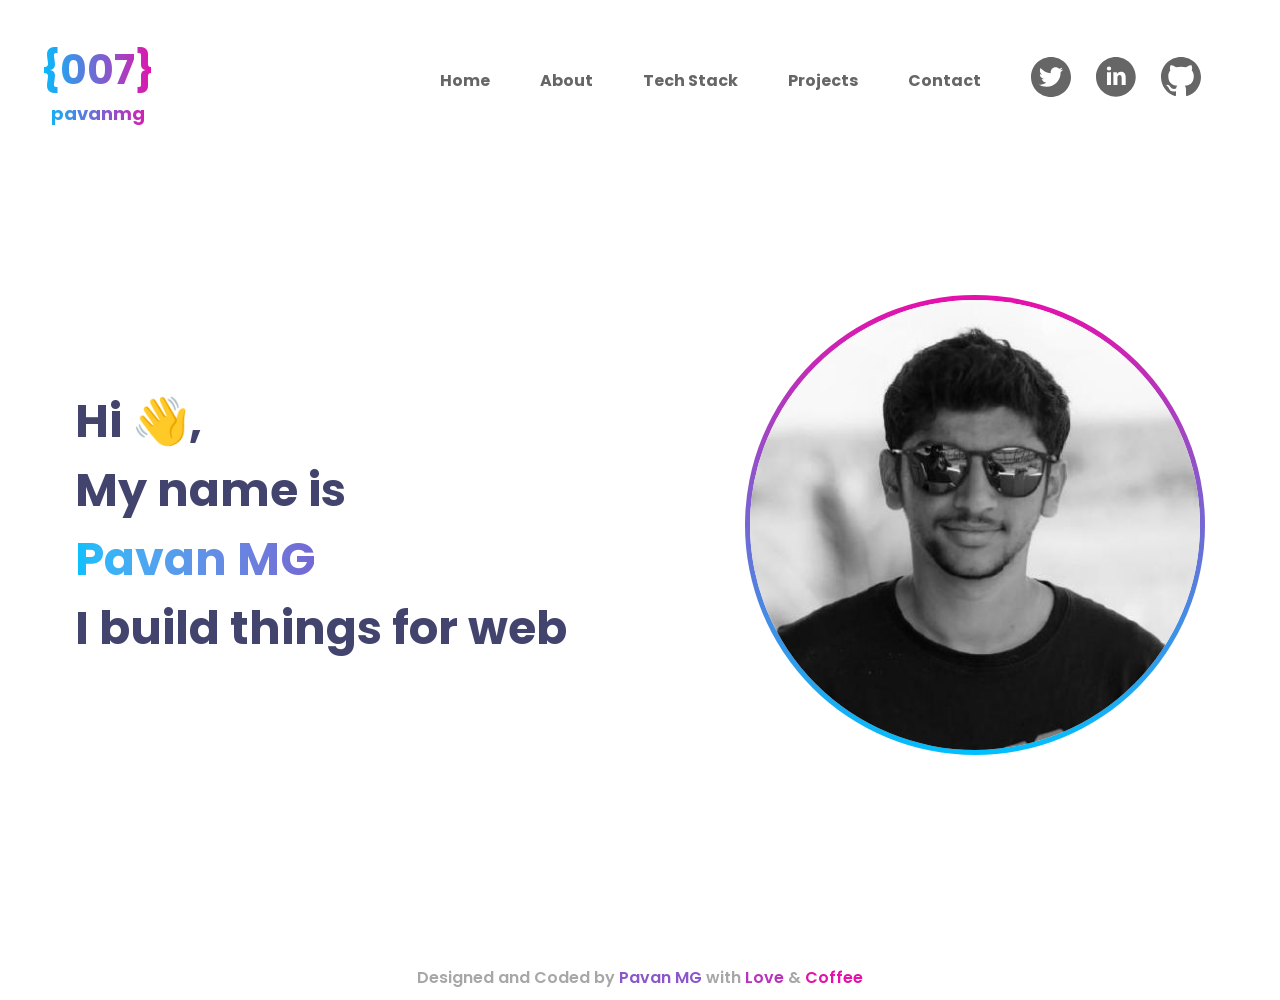
<file: index.html>
<!DOCTYPE html>
<html lang="sv">
<head>
    <meta charset="UTF-8">
    <meta name="viewport" content="width=device-width, initial-scale=1.0">
    <title>u01</title>
    <link rel="stylesheet" href="./css/base.css">
    <link rel="stylesheet" href="./css/index.css">
</head>
<body>
    <header>
            <a class="main-logo" href="./index.html">
                <h1 class="main-logo-007">{007}</h1>
                <h1 class="main-logo-name">pavanmg</h1>
            </a>
        <img src="./assets/more.png" alt="burger">
    </header>

    <nav>
        <ul class="page-links">
            <li><a href="./index.html">Home</a></li>
            <li><a href="./about.html">About</a></li>
            <li><a href="./tech.html">Tech Stack</a></li>
            <li><a href="./projects.html">Projects</a></li>
            <li><a href="./contact.html">Contact</a></li>
        </ul>
        <ul class="logo-links">
            <li><a href="#"><img src="./assets/Vector-6.svg" alt="logo"></a></li>
            <li><a href="#"><img src="./assets/Vector-7.svg" alt="logo"></a></li>
            <li><a href="#"><img src="./assets/Vector-8.svg" alt="logo"></a></li>
        </ul>
    </nav>
    
    <main>
        <h1 class="index-h1">Hi 👋, <br>
            My name is <br>
            <strong>Pavan MG</strong> <br>
            I build things for web</h1>

        <img src="./assets/3e249d4a68ef7bac9b2e7b78919f0e2b2b6995bc.jpg" alt="person">
    </main>

    <footer>
        <p>
            Designed and Coded by 
            <span class="name-footer">Pavan MG</span> with
            <span class="love">Love</span> &amp;
            <span class="coffee">Coffee</span>
        </p>
    </footer>
</body>
</html>
</file>
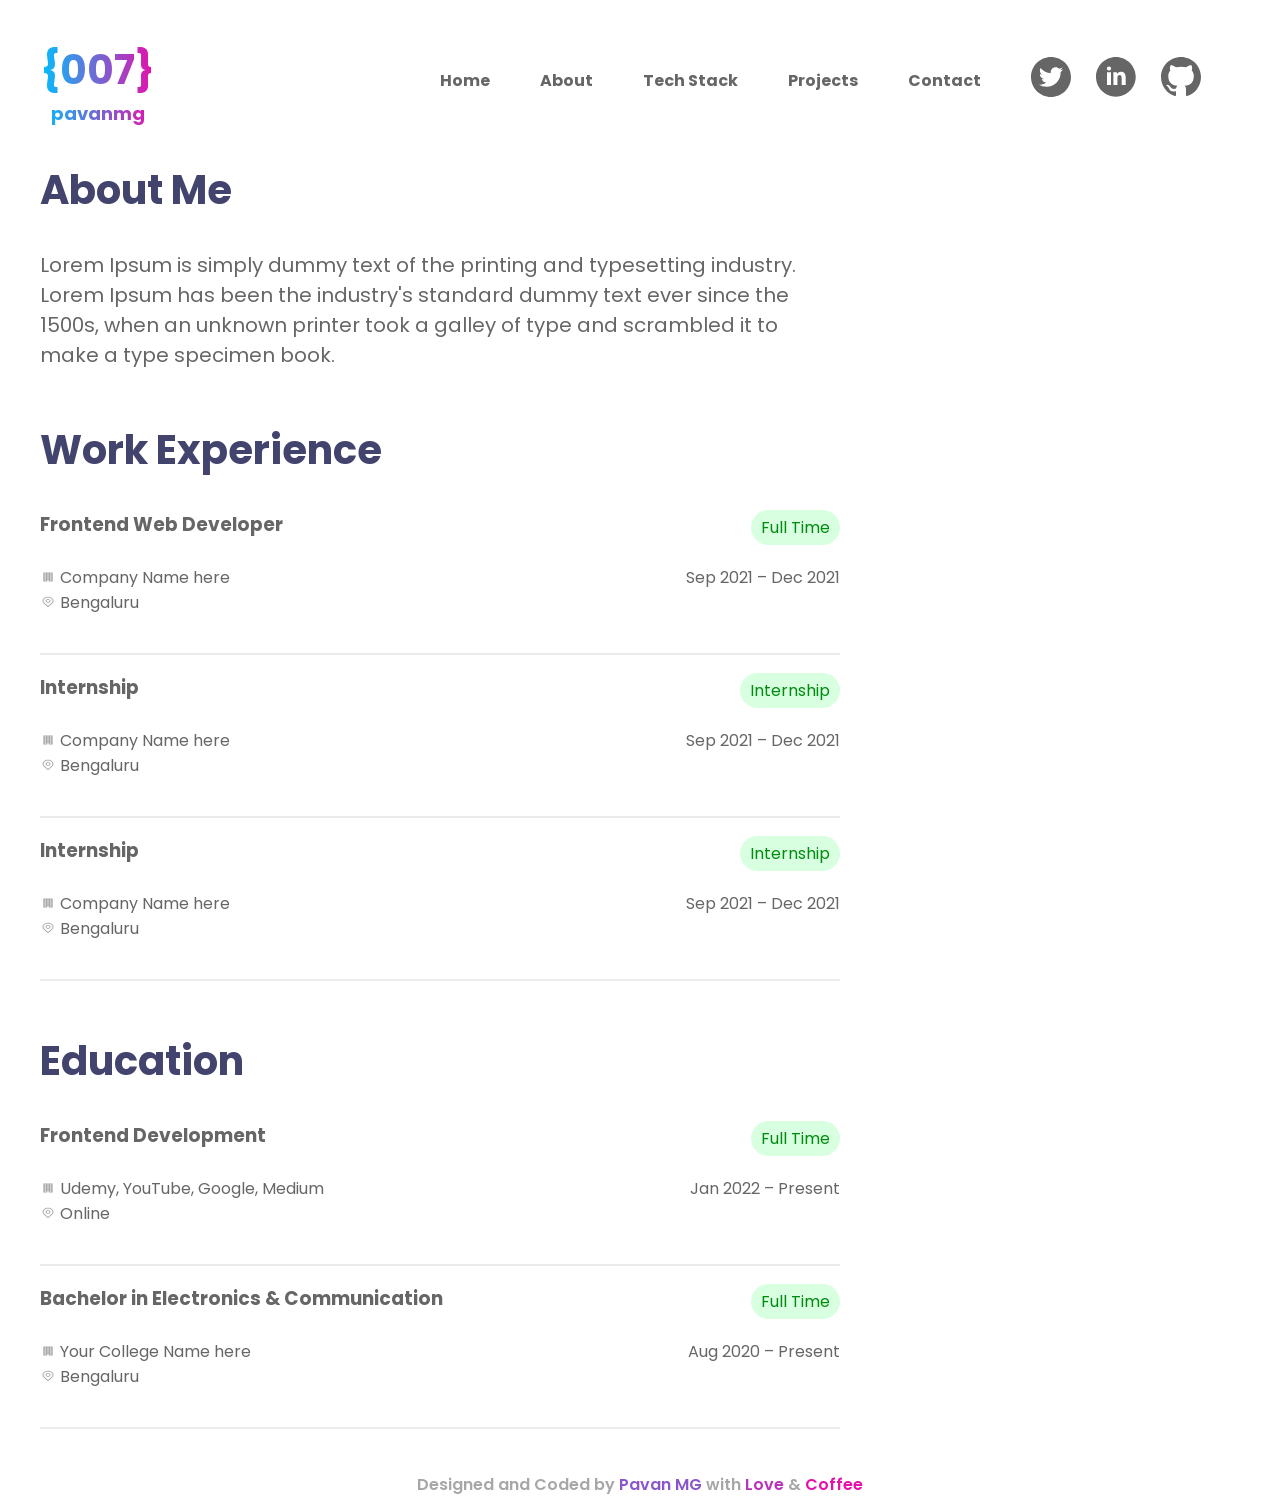
<file: about.html>
<!DOCTYPE html>
<html lang="sv">
<head>
    <meta charset="UTF-8">
    <meta name="viewport" content="width=device-width, initial-scale=1.0">
    <title>u01</title>
    <link rel="stylesheet" href="./css/base.css">
    <link rel="stylesheet" href="./css/about.css">
</head>
<body>
    <header>
            <a class="main-logo" href="./index.html">
                <h1 class="main-logo-007">{007}</h1>
                <h1 class="main-logo-name">pavanmg</h1>
            </a>
        <img src="./assets/more.png" alt="burger">
    </header>

    <nav>
        <ul class="page-links">
            <li><a href="./index.html">Home</a></li>
            <li><a href="./about.html">About</a></li>
            <li><a href="./tech.html">Tech Stack</a></li>
            <li><a href="./projects.html">Projects</a></li>
            <li><a href="./contact.html">Contact</a></li>
        </ul>
        <ul class="logo-links">
            <li><a href="#"><img src="./assets/Vector-6.svg" alt="logo"></a></li>
            <li><a href="#"><img src="./assets/Vector-7.svg" alt="logo"></a></li>
            <li><a href="#"><img src="./assets/Vector-8.svg" alt="logo"></a></li>
        </ul>
    </nav>

    <main>
        <section class="introduction">
            <h2>About Me</h2>

            <p>
                Lorem Ipsum is simply dummy text of the printing and
                typesetting industry. Lorem Ipsum has been the industry's
                standard dummy text ever since the 1500s, when an unknown
                printer took a galley of type and scrambled it to make a type
                specimen book.
            </p>
        </section>
        
        <section class="work-experience">
            <h2>Work Experience</h2>
            <article class="experience-item">
                <div class="experience-header">
                    <h3>Frontend Web Developer</h3>

                    <p class="experience-type">Full Time</p>
                </div>

                <div class="details">
                    <div class="company">
                        <span><img src="./assets/mdi_office-building.svg" alt="building icon"> Company Name here</span>
                        <p>Sep 2021 – Dec 2021</p>
                    </div>

                    <div class="location">
                        <span><img src="./assets/carbon_location.svg" alt="location icon"> Bengaluru</span>
                    </div>
                </div>
            </article>

            <article class="experience-item">
                <div class="experience-header">
                    <h3>Internship</h3>

                    <p class="experience-type">Internship</p>
                </div>

                <div class="details">
                    <div class="company">
                        <span><img src="./assets/mdi_office-building.svg" alt="building icon"> Company Name here</span>
                        <p>Sep 2021 – Dec 2021</p>
                    </div>

                    <div class="location">
                        <span><img src="./assets/carbon_location.svg" alt="location icon"> Bengaluru</span>
                    </div>
                </div>
            </article>

            <article class="experience-item">
                <div class="experience-header">
                    <h3>Internship</h3>

                    <p class="experience-type">Internship</p>
                </div>

                <div class="details">

                    <div class="company">
                        <span><img src="./assets/mdi_office-building.svg" alt="building icon"> Company Name here</span>
                        <p>Sep 2021 – Dec 2021</p>
                    </div>

                    <div class="location">
                        <span><img src="./assets/carbon_location.svg" alt="location icon"> Bengaluru</span>
                    </div>
                </div>
            </article>
        </section>

        <section class="education">
            <h2>Education</h2>

            <article class="education-item">
                <div class="education-header">
                    <h3>Frontend Development</h3>

                    <p class="experience-type">Full Time</p>
                </div>

                <div class="details">
                    <div class="institution">
                        <span><img src="./assets/mdi_office-building.svg" alt="building icon"> Udemy, YouTube, Google, Medium</span>
                        <p>Jan 2022 – Present</p>
                    </div>

                    <div class="location">
                        <span><img src="./assets/carbon_location.svg" alt="location icon"> Online</span>
                    </div>
                </div>
            </article>

            <article class="education-item">

                <div class="education-header">
                    <h3>Bachelor in Electronics &amp; Communication</h3>

                    <p class="experience-type">Full Time</p>
                </div>

                <div class="details">

                    <div class="institution">
                        <span><img src="./assets/mdi_office-building.svg" alt="building icon"> Your College Name here</span>
                        <p>Aug 2020 – Present</p>
                    </div>

                    <div class="location">
                        <span><img src="./assets/carbon_location.svg" alt="location icon"> Bengaluru</span>
                    </div>
                </div>
            </article>
        </section>
    </main>

    <footer>
        <p>
            Designed and Coded by 
            <span class="name-footer">Pavan MG</span> with
            <span class="love">Love</span> &amp;
            <span class="coffee">Coffee</span>
        </p>
    </footer>
</body>
</html>
</file>
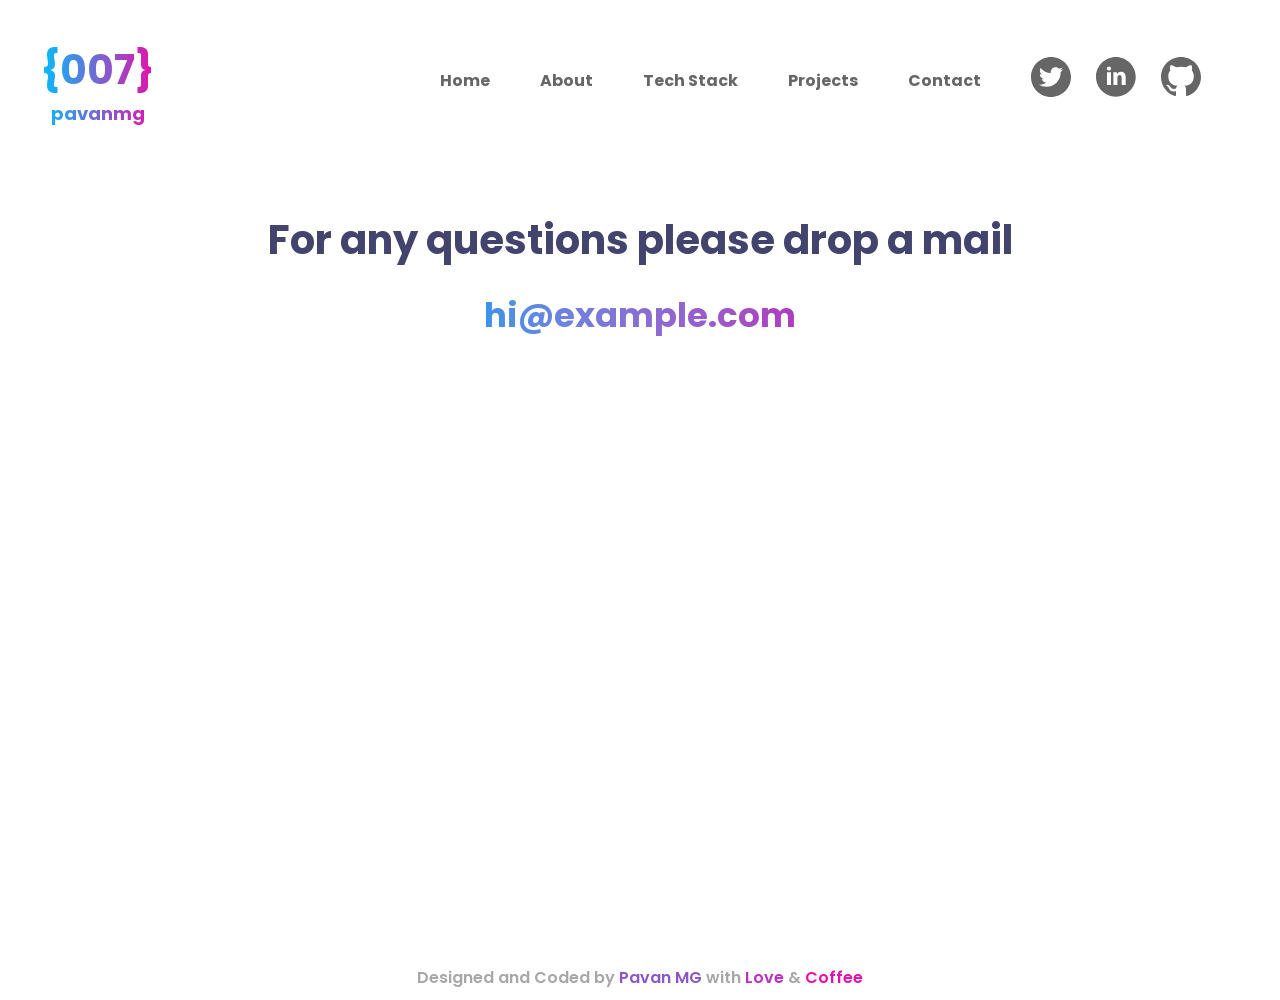
<file: contact.html>
<!DOCTYPE html>
<html lang="sv">
<head>
    <meta charset="UTF-8">
    <meta name="viewport" content="width=device-width, initial-scale=1.0">
    <title>u01</title>
    <link rel="stylesheet" href="./css/base.css">
    <link rel="stylesheet" href="./css/contact.css">
</head>
<body>
    <header>
            <a class="main-logo" href="./index.html">
                <h1 class="main-logo-007">{007}</h1>
                <h1 class="main-logo-name">pavanmg</h1>
            </a>
        <img src="./assets/more.png" alt="burger">
    </header>

    <nav>
        <ul class="page-links">
            <li><a href="./index.html">Home</a></li>
            <li><a href="./about.html">About</a></li>
            <li><a href="./tech.html">Tech Stack</a></li>
            <li><a href="./projects.html">Projects</a></li>
            <li><a href="./contact.html">Contact</a></li>
        </ul>
        <ul class="logo-links">
            <li><a href="#"><img src="./assets/Vector-6.svg" alt="logo"></a></li>
            <li><a href="#"><img src="./assets/Vector-7.svg" alt="logo"></a></li>
            <li><a href="#"><img src="./assets/Vector-8.svg" alt="logo"></a></li>
        </ul>
    </nav>

    <main>
        <section>
            <h2>For any questions please drop a mail</h2>

            <div class="contacts">
                <p>hi@example.com</p>
                <span>or</span>
                <p class="phone-number">+91 12345 67890</p>
            </div>
        </section>
    </main>

    <footer>
        <p>
            Designed and Coded by 
            <span class="name-footer">Pavan MG</span> with
            <span class="love">Love</span> &amp;
            <span class="coffee">Coffee</span>
        </p>
    </footer>
</body>
</html>
</file>
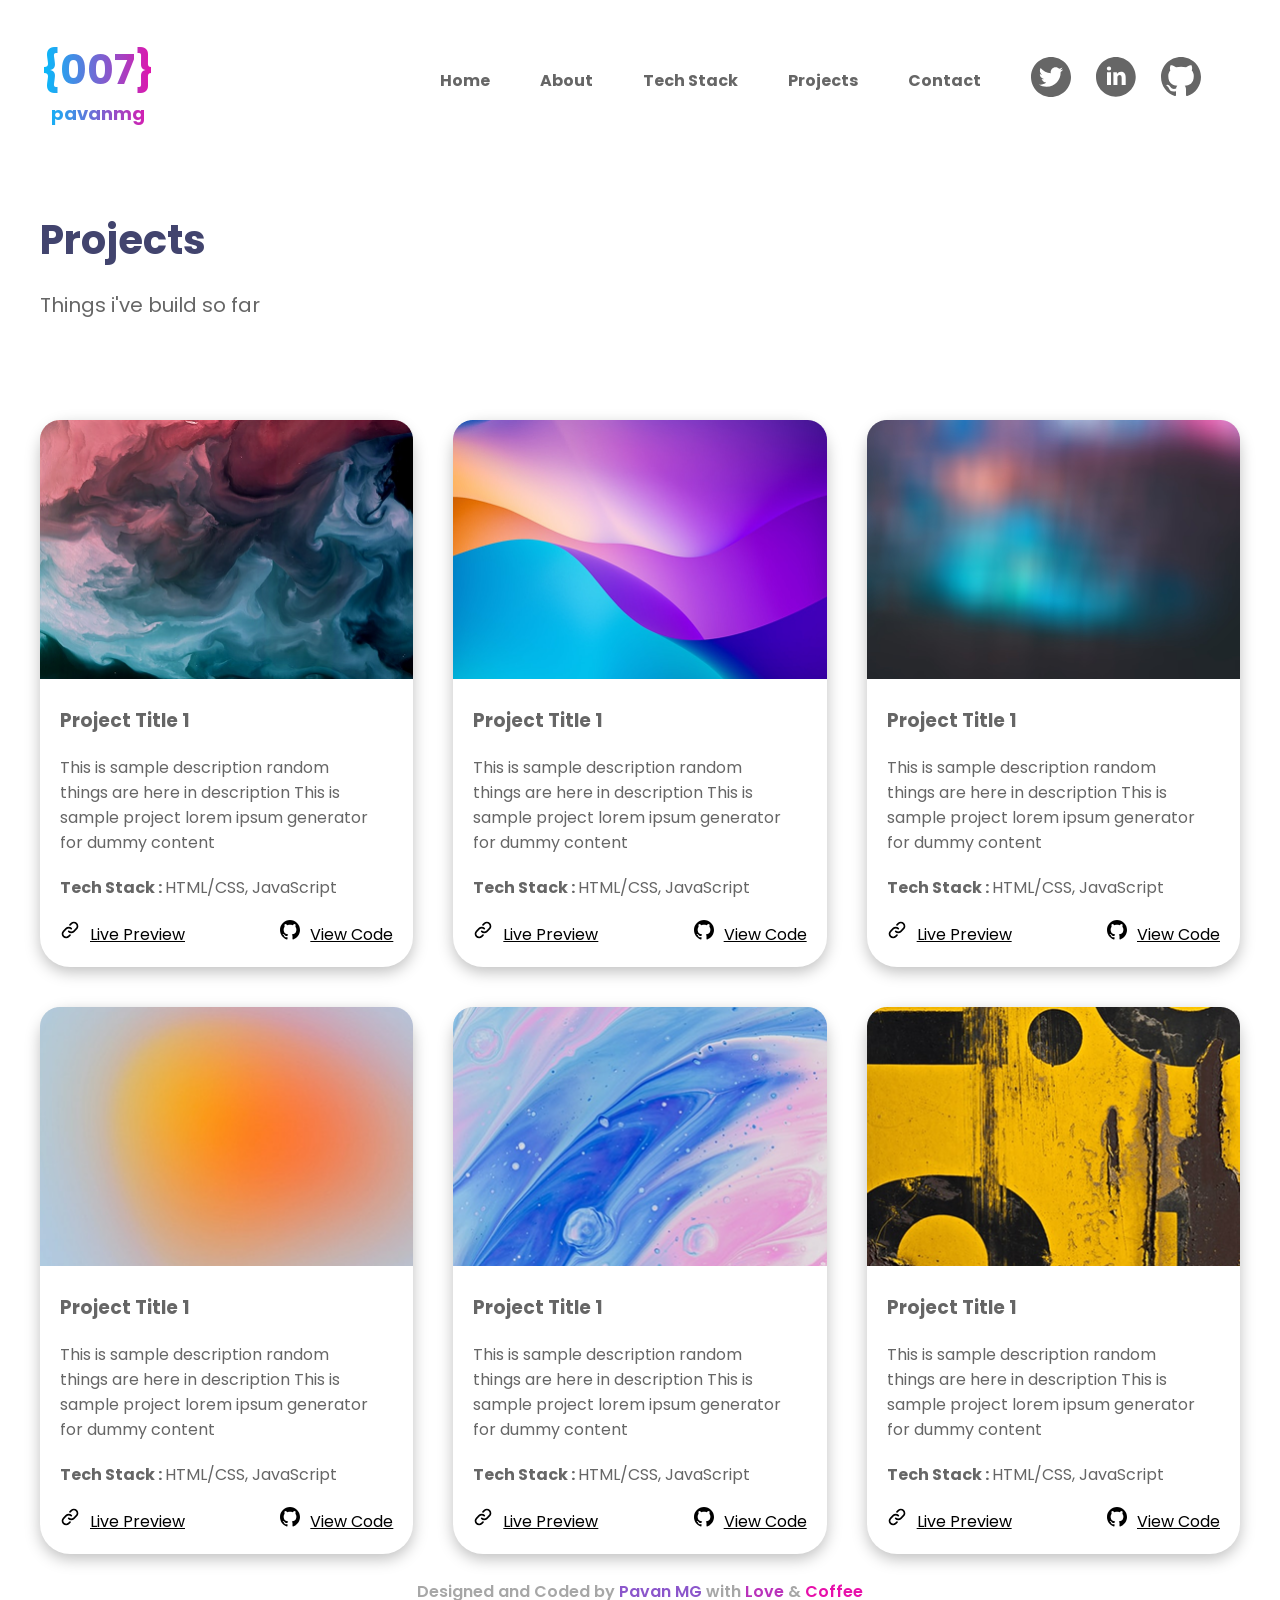
<file: projects.html>
<!doctype html>
<html lang="sv">
  <head>
    <meta charset="UTF-8">
    <meta name="viewport" content="width=device-width, initial-scale=1.0">
    <title>u01</title>
    <link rel="stylesheet" href="./css/base.css">
    <link rel="stylesheet" href="./css/projects.css">
  </head>
  <body>
    <header>
            <a class="main-logo" href="./index.html">
                <h1 class="main-logo-007">{007}</h1>
                <h1 class="main-logo-name">pavanmg</h1>
            </a>
        <img src="./assets/more.png" alt="burger">
    </header>

    <nav>
        <ul class="page-links">
            <li><a href="./index.html">Home</a></li>
            <li><a href="./about.html">About</a></li>
            <li><a href="./tech.html">Tech Stack</a></li>
            <li><a href="./projects.html">Projects</a></li>
            <li><a href="./contact.html">Contact</a></li>
        </ul>
        <ul class="logo-links">
            <li><a href="#"><img src="./assets/Vector-6.svg" alt="logo"></a></li>
            <li><a href="#"><img src="./assets/Vector-7.svg" alt="logo"></a></li>
            <li><a href="#"><img src="./assets/Vector-8.svg" alt="logo"></a></li>
        </ul>
    </nav>

    <main>
      <h2>Projects</h2>
      <p class="title-text">Things i've build so far</p>
      
      <div class="project-list">
        <article class="project-card">
          <img class="project-img" src="./assets/Rectangle-4.png" alt="">
          <div class="project-content">
            <h3>Project Title 1</h3>

            <p>This is sample description random things are here in description This is sample project lorem ipsum generator for dummy content</p>

            <p><strong>Tech Stack : </strong>HTML/CSS, JavaScript</p>

            <div class="project-links">
              <a href="#"><span aria-hidden="true"><img src="./assets/akar-icons_link-chain.svg" alt=""></span>Live Preview</a>
              <a href="#"><span aria-hidden="true"><img src="./assets/akar-icons_github-fill.svg" alt=""></span>View Code</a>
            </div>
          </div>
        </article>
        
        <article class="project-card">
          <img class="project-img" src="./assets/Rectangle-6.png" alt="">
          <div class="project-content">
            <h3>Project Title 1</h3>

            <p>This is sample description random things are here in description This is sample project lorem ipsum generator for dummy content</p>

            <p><strong>Tech Stack : </strong>HTML/CSS, JavaScript</p>

            <div class="project-links">
              <a href="#"><span aria-hidden="true"><img src="./assets/akar-icons_link-chain.svg" alt=""></span>Live Preview</a>
              <a href="#"><span aria-hidden="true"><img src="./assets/akar-icons_github-fill.svg" alt=""></span>View Code</a>
            </div>
          </div>
        </article>

        <article class="project-card">
          <img class="project-img" src="./assets/Rectangle-8.png" alt="">
          <div class="project-content">
            <h3>Project Title 1</h3>

            <p>This is sample description random things are here in description This is sample project lorem ipsum generator for dummy content</p>

            <p><strong>Tech Stack : </strong>HTML/CSS, JavaScript</p>

            <div class="project-links">
              <a href="#"><span aria-hidden="true"><img src="./assets/akar-icons_link-chain.svg" alt=""></span>Live Preview</a>
              <a href="#"><span aria-hidden="true"><img src="./assets/akar-icons_github-fill.svg" alt=""></span>View Code</a>
            </div>
          </div>
        </article>
        <article class="project-card">
          <img class="project-img" src="./assets/Rectangle-12.png" alt="">
          <div class="project-content">
            <h3>Project Title 1</h3>

            <p>This is sample description random things are here in description This is sample project lorem ipsum generator for dummy content</p>

            <p><strong>Tech Stack : </strong>HTML/CSS, JavaScript</p>

            <div class="project-links">
              <a href="#"><span aria-hidden="true"><img src="./assets/akar-icons_link-chain.svg" alt=""></span>Live Preview</a>
              <a href="#"><span aria-hidden="true"><img src="./assets/akar-icons_github-fill.svg" alt=""></span>View Code</a>
            </div>
          </div>
        </article>
        <article class="project-card">
          <img class="project-img" src="./assets/Rectangle-13.png" alt="">
          <div class="project-content">
            <h3>Project Title 1</h3>

            <p>This is sample description random things are here in description This is sample project lorem ipsum generator for dummy content</p>

            <p><strong>Tech Stack : </strong>HTML/CSS, JavaScript</p>

            <div class="project-links">
              <a href="#"><span aria-hidden="true"><img src="./assets/akar-icons_link-chain.svg" alt=""></span>Live Preview</a>
              <a href="#"><span aria-hidden="true"><img src="./assets/akar-icons_github-fill.svg" alt=""></span>View Code</a>
            </div>
          </div>
        </article>
        <article class="project-card">
          <img class="project-img" src="./assets/Rectangle-14.png" alt="">
          <div class="project-content">
            <h3>Project Title 1</h3>

            <p>This is sample description random things are here in description This is sample project lorem ipsum generator for dummy content</p>

            <p><strong>Tech Stack : </strong>HTML/CSS, JavaScript</p>

            <div class="project-links">
              <a href="#"><span aria-hidden="true"><img src="./assets/akar-icons_link-chain.svg" alt=""></span>Live Preview</a>
              <a href="#"><span aria-hidden="true"><img src="./assets/akar-icons_github-fill.svg" alt=""></span>View Code</a>
            </div>
          </div>
        </article>
    </div>
    </main>

    <footer>
        <p>
            Designed and Coded by 
            <span class="name-footer">Pavan MG</span> with
            <span class="love">Love</span> &amp;
            <span class="coffee">Coffee</span>
        </p>
    </footer>
  </body>
</html>
</file>
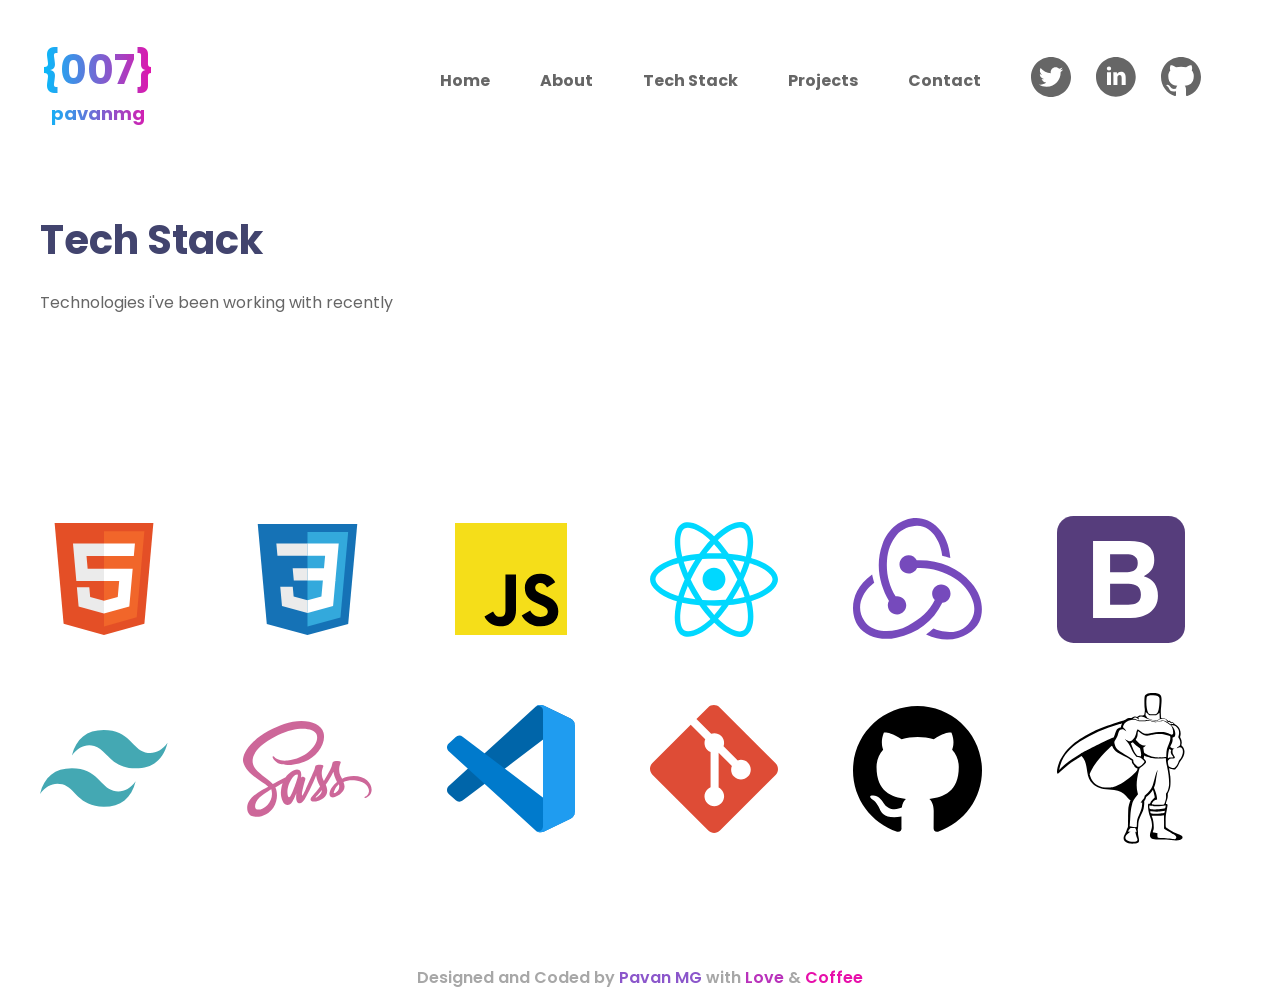
<file: tech.html>
<!DOCTYPE html>
<html lang="sv">
<head>
    <meta charset="UTF-8">
    <meta name="viewport" content="width=device-width, initial-scale=1.0">
    <title>u01</title>
    <link rel="stylesheet" href="./css/base.css">
    <link rel="stylesheet" href="./css/tech.css">
</head>
<body>
    <header>
            <a class="main-logo" href="./index.html">
                <h1 class="main-logo-007">{007}</h1>
                <h1 class="main-logo-name">pavanmg</h1>
            </a>
        <img src="./assets/more.png" alt="burger">
    </header>

    <nav>
        <ul class="page-links">
            <li><a href="./index.html">Home</a></li>
            <li><a href="./about.html">About</a></li>
            <li><a href="./tech.html">Tech Stack</a></li>
            <li><a href="./projects.html">Projects</a></li>
            <li><a href="./contact.html">Contact</a></li>
        </ul>
        <ul class="logo-links">
            <li><a href="#"><img src="./assets/Vector-6.svg" alt="logo"></a></li>
            <li><a href="#"><img src="./assets/Vector-7.svg" alt="logo"></a></li>
            <li><a href="#"><img src="./assets/Vector-8.svg" alt="logo"></a></li>
        </ul>
    </nav>

    <main>
        <section class="tech">
            <h2>Tech Stack</h2>
            <p>Technologies i've been working with recently</p>
            
            <div class="tech-logos">
                <img src="./assets/vscode-icons_file-type-html.svg" alt="logo">
                <img src="./assets/vscode-icons_file-type-css.svg" alt="logo">
                <img src="./assets/vscode-icons_file-type-js-official.svg" alt="logo">
                <img src="./assets/Group-12.svg" alt="logo">
                <img src="./assets/Vector.svg" alt="logo">
                <img src="./assets/logos_bootstrap.svg" alt="logo">
                <img src="./assets/Vector-1.svg" alt="logo">
                <img src="./assets/Vector-2.svg" alt="logo">
                <img class="extra-logo" src="./assets/Group-14.svg" alt="logo">
                <img class="extra-logo" src="./assets/Vector-3.svg" alt="logo">
                <img class="extra-logo light-mode-img" src="./assets/Vector-5.svg" alt="logo">
                <img class="dark-mode-extra-img" src="./assets/akar-icons_github-fill-1.svg" alt="logo">
                <img class="extra-logo light-mode-img" src="./assets/Vector-4.svg" alt="logo">
                <img class="dark-mode-extra-img" src="./assets/cib_greensock.svg" alt="logo">
            </div>
        </section>

        <section class="tools">
            <h2>Tools</h2>
            <div class="tech-logos">
                <img src="./assets/Group-14.svg" alt="logo">
                <img src="./assets/Vector-3.svg" alt="logo">
                <img class="light-mode-img" src="./assets/Vector-5.svg" alt="logo">
                <img class="dark-mode-img" src="./assets/akar-icons_github-fill-1.svg" alt="logo">
                <img class="light-mode-img" src="./assets/Vector-4.svg" alt="logo">
                <img class="dark-mode-img" src="./assets/cib_greensock.svg" alt="logo">
            </div>
        </section>
    </main>

    <footer>
        <p>
            Designed and Coded by 
            <span class="name-footer">Pavan MG</span> with
            <span class="love">Love</span> &amp;
            <span class="coffee">Coffee</span>
        </p>
    </footer>
</body>
</html>
</file>
<file: css/base.css>
@import url('https://fonts.googleapis.com/css2?family=Poppins:ital,wght@0,100;0,200;0,300;0,400;0,500;0,600;0,700;0,800;0,900;1,100;1,200;1,300;1,400;1,500;1,600;1,700;1,800;1,900&display=swap');

:root {
    --gradient-color-1: #E70FAA;
    --gradient-color-2: #00C0FD;
    --light-Content: #a7a7a7;
    --Solid-Heading-Dark-mode: #cccccc;
    --Solid-Heading: #42446E;
}

* {
    margin: 0;
    padding: 0;
    box-sizing: border-box;
}

body {
    max-width: 600px;
    height: 1200px;
    display: flex;
    flex-direction: column;
    margin: auto;
    font-family: "Poppins", sans-serif;
    color: #666666;
}

h1, h2 {
    color: #000;
}

header {
    width: 100%;
    display: flex;
    flex-direction: row;
    justify-content: space-between;
    margin-top: 40px;
}


header img {
    width: 32px;
    height: 32px;
    margin: auto 0;
}

.main-logo {
    display: flex;
    flex-direction: column;
    text-decoration: none;
}

.main-logo h1 {
    width: 100%;
    background: linear-gradient(270deg, var(--gradient-color-1), var(--gradient-color-2));
    -webkit-text-fill-color: transparent;
    background-clip: text;
    font-weight: bold;
    text-align: center;
}

.main-logo-007 {
    font-size: 40px;
}

.main-logo-name {
    font-size: large;
}

nav {
    display: flex;
    flex-direction: column;
    align-items: center;
    height: 80px;
}
.page-links {
    display: flex;
    flex-direction: column;
    align-items: center;
    list-style: none;
}

nav a {
    text-decoration: none;
    color: #000;
}

.page-links a {
    font-size: 20px;
    font-weight: bolder;
    margin-top: 5px;
    margin-bottom: 5px;
}

.logo-links {
    display: flex;
    justify-content: center;
    align-items: center;
    list-style: none;
    gap: 100px;
}

.logo-links a img {
    width: 40px;
    height: 40;
}


main {
    flex: 1;
    margin-top: 50px;
}

footer {
    margin-top: 25px;
    text-align: center;
    font-weight: 600;
    margin-bottom: auto;
}

.love, .coffee {
    background: linear-gradient(270deg, var(--gradient-color-1), color-mix(in srgb, var(--gradient-color-1) 50%, var(--gradient-color-2) 50%), var(--gradient-color-2));
    -webkit-text-fill-color: transparent;
    background-clip: text;
}

@media (min-width: 1200px) {
    body {
        min-width: 1200px;
        height: 1000px;
        display: grid;
        grid-template-areas:
        "head nav nav"
        "main main main"
        "foot foot foot";
        grid-template-columns: 1fr 1fr 1fr;
        grid-template-rows: 60px 1fr 60px;
    }

    header {
        grid-area: head;
        height: 60px;
    }

    header img  {
        display: none;
        justify-content: space-evenly;
    }

    nav {
        margin-top: 40px;
        flex-direction: row;
        grid-area: nav;
    }

    .page-links {
        flex-direction: row;
    }

    .page-links a {
        margin-right: 50px;
        font-size: 16px;
        color: #666666;
    }

    .logo-links {
        gap: 25px;
    }

    main {
        grid-area: main;
    }
    
    h1 {
        color: var(--Solid-Heading);
    }

    h2 {
        margin-top: 100px;
        font-size: 40px;
        color: var(--Solid-Heading);
    }

    footer {
        grid-area: foot;
        color: var(--light-Content);
    }

    .name-footer {
        color: color-mix(in srgb, var(--gradient-color-1) 60%, var(--gradient-color-2));
    }

    .love {
        color: color-mix(in srgb, var(--gradient-color-1) 80%, var(--gradient-color-2));
        background: none;
        -webkit-text-fill-color: currentcolor;
    }

    .coffee {
        color: var(--gradient-color-1);
        background: none;
        -webkit-text-fill-color: currentcolor;
    }
}

@media (prefers-color-scheme: dark) {
    :root {
        color-scheme: dark;
    }

    h1 {
        color: var(--Solid-Heading-Dark-mode);
    }

    h2 {
        color: var(--Solid-Heading-Dark-mode);
    }

    h3 {
        color: var(--light-Content);
    }

    p {
        color: var(--Solid-Heading-Dark-mode);
    }

    .page-links a {
        color: var(--light-Content);
    }

    span {
        color: var(--Solid-Heading-Dark-mode);
    }

    .project-card {
        background-color: #363636;
    }

    .project-links a {
        color: #fff;
    }

}
</file>
<file: css/index.css>
body {
    max-width: 600px;
    margin: auto;
}

main h1 {
    width: 50%;
    margin: 50px 0px;
}

h1 strong {
    background: linear-gradient(270deg, color-mix(in srgb, var(--gradient-color-1) 50%, var(--gradient-color-2) 50%), var(--gradient-color-2));
    -webkit-text-fill-color: transparent;
    background-clip: text;
}
main img {
    border: 5px solid transparent;
    border-radius: 50%;
    width: 50%;
    background:linear-gradient(white, white) padding-box, linear-gradient(180deg, var(--gradient-color-1), var(--gradient-color-2)) border-box;
}

@media (min-width: 1200px) {
    main {
        display: flex;
        flex-direction: row;
    }

    main img {
        width: 460px;
        height: 460px;
        margin: auto;
    }
    
    main h1 {
        font-size: 46px;
        margin: auto;
    }
}

@media (max-width: 1200px) {
    nav {
        margin-bottom: 100px;
    }

    .logo-links {
        margin-top: 20px;
    }

    footer {
        display: none;
    }
}
</file>
<file: css/about.css>
h2 {
    margin: 50px 0 30px 0;
}

.experience-header, .education-header {
    display: flex;
    flex-direction: row;
    justify-content: space-between;
}

.introduction p {
    font-size: 20px;
}

.experience-item, .education-item {
    border-bottom: 2px solid #EBEAED;
    padding-bottom: 18px;
    margin-bottom: 18px;
}

.experience-type {
    background-color: #D7FFE0;
    color: #018C0F;
    padding: 5px 10px ;
    border-radius: 25px;
}

.details {
    margin: 20px 0;
}

.company, .institution {
    display: flex;
    flex-direction: row;
    justify-content: space-between;
}

@media (min-width: 1200px) {
    body {
        grid-template-areas:
        "head nav nav"
        "main main ."
        "foot foot foot";
    }
}

@media (max-width: 1200px) {
    nav {
        display: none;
    }
}
</file>
<file: css/contact.css>
h2 {
    text-align: center;
    margin-bottom: 20px;
}

.contacts {
    display: flex;
    flex-direction: column;
    align-items: center;
}

.contacts p {
    background: linear-gradient(270deg, color-mix(in srgb, var(--gradient-color-1) 75%, var(--gradient-color-2) 25%), color-mix(in srgb, var(--gradient-color-1) 25%, var(--gradient-color-2) 75%));
    -webkit-text-fill-color: transparent;
    background-clip: text;
    font-size: 34px;
    font-weight: bolder;
}

@media (min-width: 1200px) {

    .contacts span {
        display: none;
    }

    .phone-number {
        display: none;
    }
}

@media (max-width: 1200px) {
    nav {
        display: none;
    }
}
</file>
<file: css/projects.css>
h2 {
    margin-bottom: 20px;
}

.title-text {
    display: none;
}
.project-list {
    display: flex;
    flex-direction: column;
    align-items: center;
    gap: 40px;
}

.project-card {
    border-radius: 30px 30px 30px 30px;
    box-shadow: 0 5px 15px rgba(0, 0, 0, 0.25);
}

.project-content {
    padding: 20px;
}

.project-card p {
    margin: 20px 20px 0 0;
}

.project-links {
    display: flex;
    flex-direction: row;
    justify-content: space-between;
    margin-top: 20px;
}
.project-links a {
    color: #000;
}

.project-links a img{
    margin-right: 10px;
}

.project-img {
    width: 100%;
    height: auto;
}

@media (min-width: 1200px) {

    .project-list {
        display: grid;
        grid-template-columns: 1fr 1fr 1fr;
    }

    .title-text {
        display: block;
        margin-bottom: 100px;
        font-size: 20px;
    }
}

@media (max-width: 1200px) {
    nav {
        display: none;
    }
}

    @media (prefers-color-scheme: dark) {
        .project-links a {
            color: #fff;
        }

    }
</file>
<file: css/tech.css>
.tech p {
    margin: 20px 0;
}

.tech-logos {
    display: grid;
    grid-template-columns: 1fr 1fr 1fr 1fr;
    gap: 35px 25px;
    align-items: center;
}

.extra-logo {
    display: none;
}

.dark-mode-img {
    display: none;  
}

.dark-mode-extra-img {
    display: none;
}

.tools h2 {
    margin: 40px 0 20px  0;
}

@media (min-width: 1200px) {
    @media (prefers-color-scheme: dark) {
        .dark-mode-extra-img {
            display: block;
        }
    }
    
    .tech-logos {
        display: grid;
        grid-template-columns: 1fr 1fr 1fr 1fr 1fr 1fr;
        gap: 50px 20px;
        margin-top: 200px;
    }

    .tech-logos img {
        width: 70%;
    }

    .extra-logo {
        display: block;
    }

    .tools {
        display: none;
    }
}

@media (max-width: 1200px) {
    nav {
        display: none;
    }
}


@media (prefers-color-scheme: dark) {
    .dark-mode-img {
        display: block;
    }

    .light-mode-img {
        display: none;
    }

}
</file>
